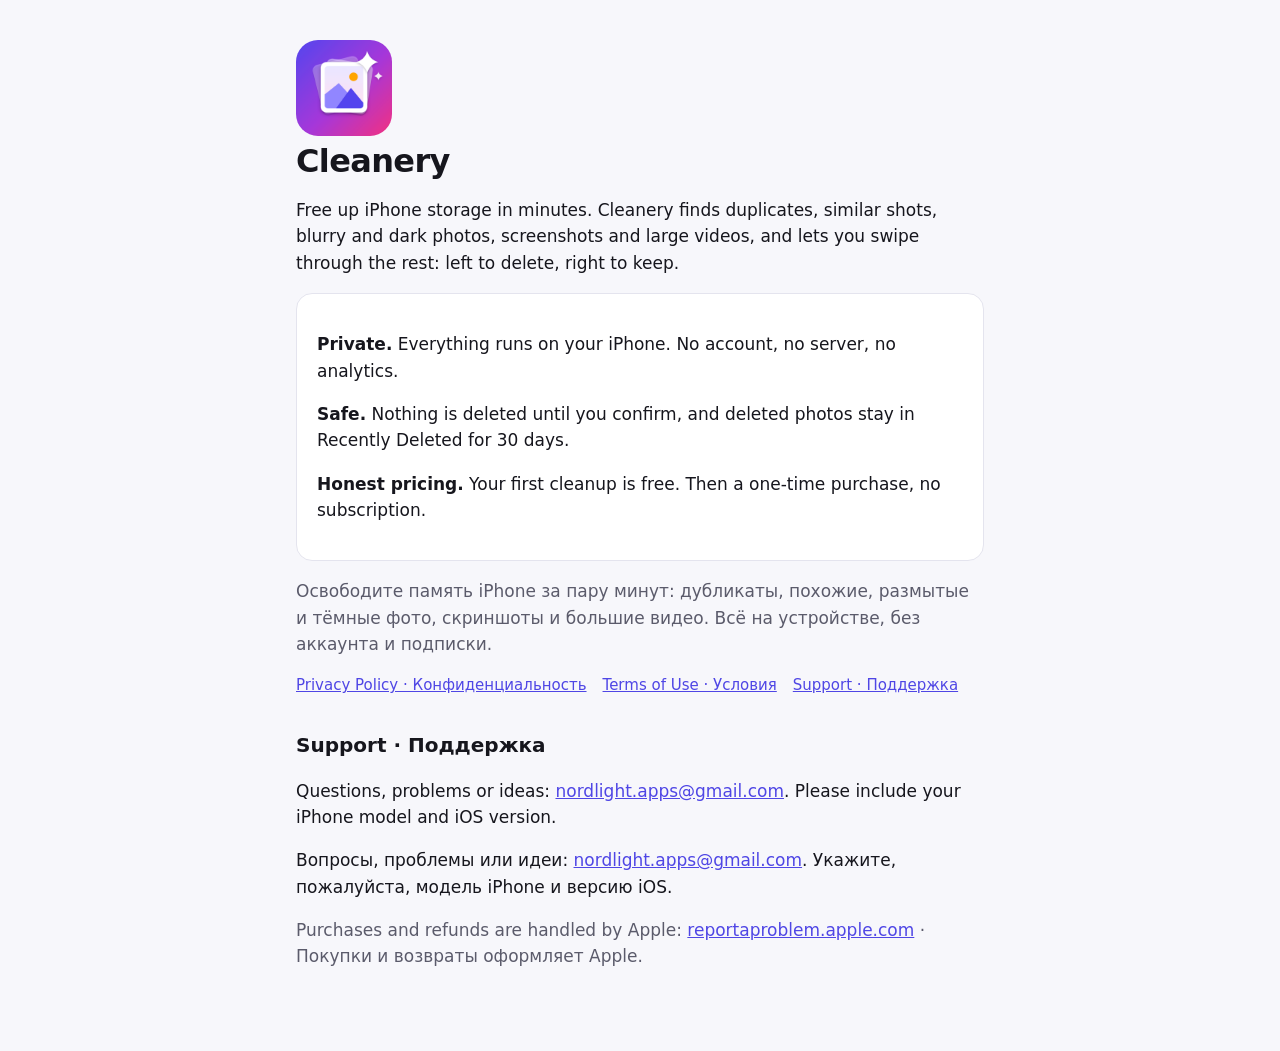
<file: index.html>
<!doctype html>
<html lang="en">
<head>
<meta charset="utf-8">
<meta name="viewport" content="width=device-width, initial-scale=1">
<title>Cleanery</title>
<meta name="description" content="Free up iPhone storage: find duplicates, similar, blurry and dark photos, screenshots and large videos. Everything stays on your device.">
<link rel="icon" href="icon.png">
<link rel="stylesheet" href="style.css">
</head>
<body>
<main>
<img class="icon" src="icon.png" alt="Cleanery icon">
<h1>Cleanery</h1>
<p>Free up iPhone storage in minutes. Cleanery finds duplicates, similar shots, blurry and dark photos, screenshots and large videos, and lets you swipe through the rest: left to delete, right to keep.</p>
<div class="card">
<p><strong>Private.</strong> Everything runs on your iPhone. No account, no server, no analytics.</p>
<p><strong>Safe.</strong> Nothing is deleted until you confirm, and deleted photos stay in Recently Deleted for 30 days.</p>
<p><strong>Honest pricing.</strong> Your first cleanup is free. Then a one-time purchase, no subscription.</p>
</div>
<p lang="ru" class="muted">Освободите память iPhone за пару минут: дубликаты, похожие, размытые и тёмные фото, скриншоты и большие видео. Всё на устройстве, без аккаунта и подписки.</p>
<nav><a href="privacy/">Privacy Policy · Конфиденциальность</a><a href="terms/">Terms of Use · Условия</a><a href="#support">Support · Поддержка</a></nav>
<h2 id="support">Support · Поддержка</h2>
<p>Questions, problems or ideas: <a href="mailto:nordlight.apps@gmail.com?subject=Cleanery%20support">nordlight.apps@gmail.com</a>. Please include your iPhone model and iOS version.</p>
<p lang="ru">Вопросы, проблемы или идеи: <a href="mailto:nordlight.apps@gmail.com?subject=Cleanery%20%E2%80%94%20%D0%BF%D0%BE%D0%B4%D0%B4%D0%B5%D1%80%D0%B6%D0%BA%D0%B0">nordlight.apps@gmail.com</a>. Укажите, пожалуйста, модель iPhone и версию iOS.</p>
<p class="muted">Purchases and refunds are handled by Apple: <a href="https://reportaproblem.apple.com">reportaproblem.apple.com</a> · Покупки и возвраты оформляет Apple.</p>
</main>
</body>
</html>
</file>
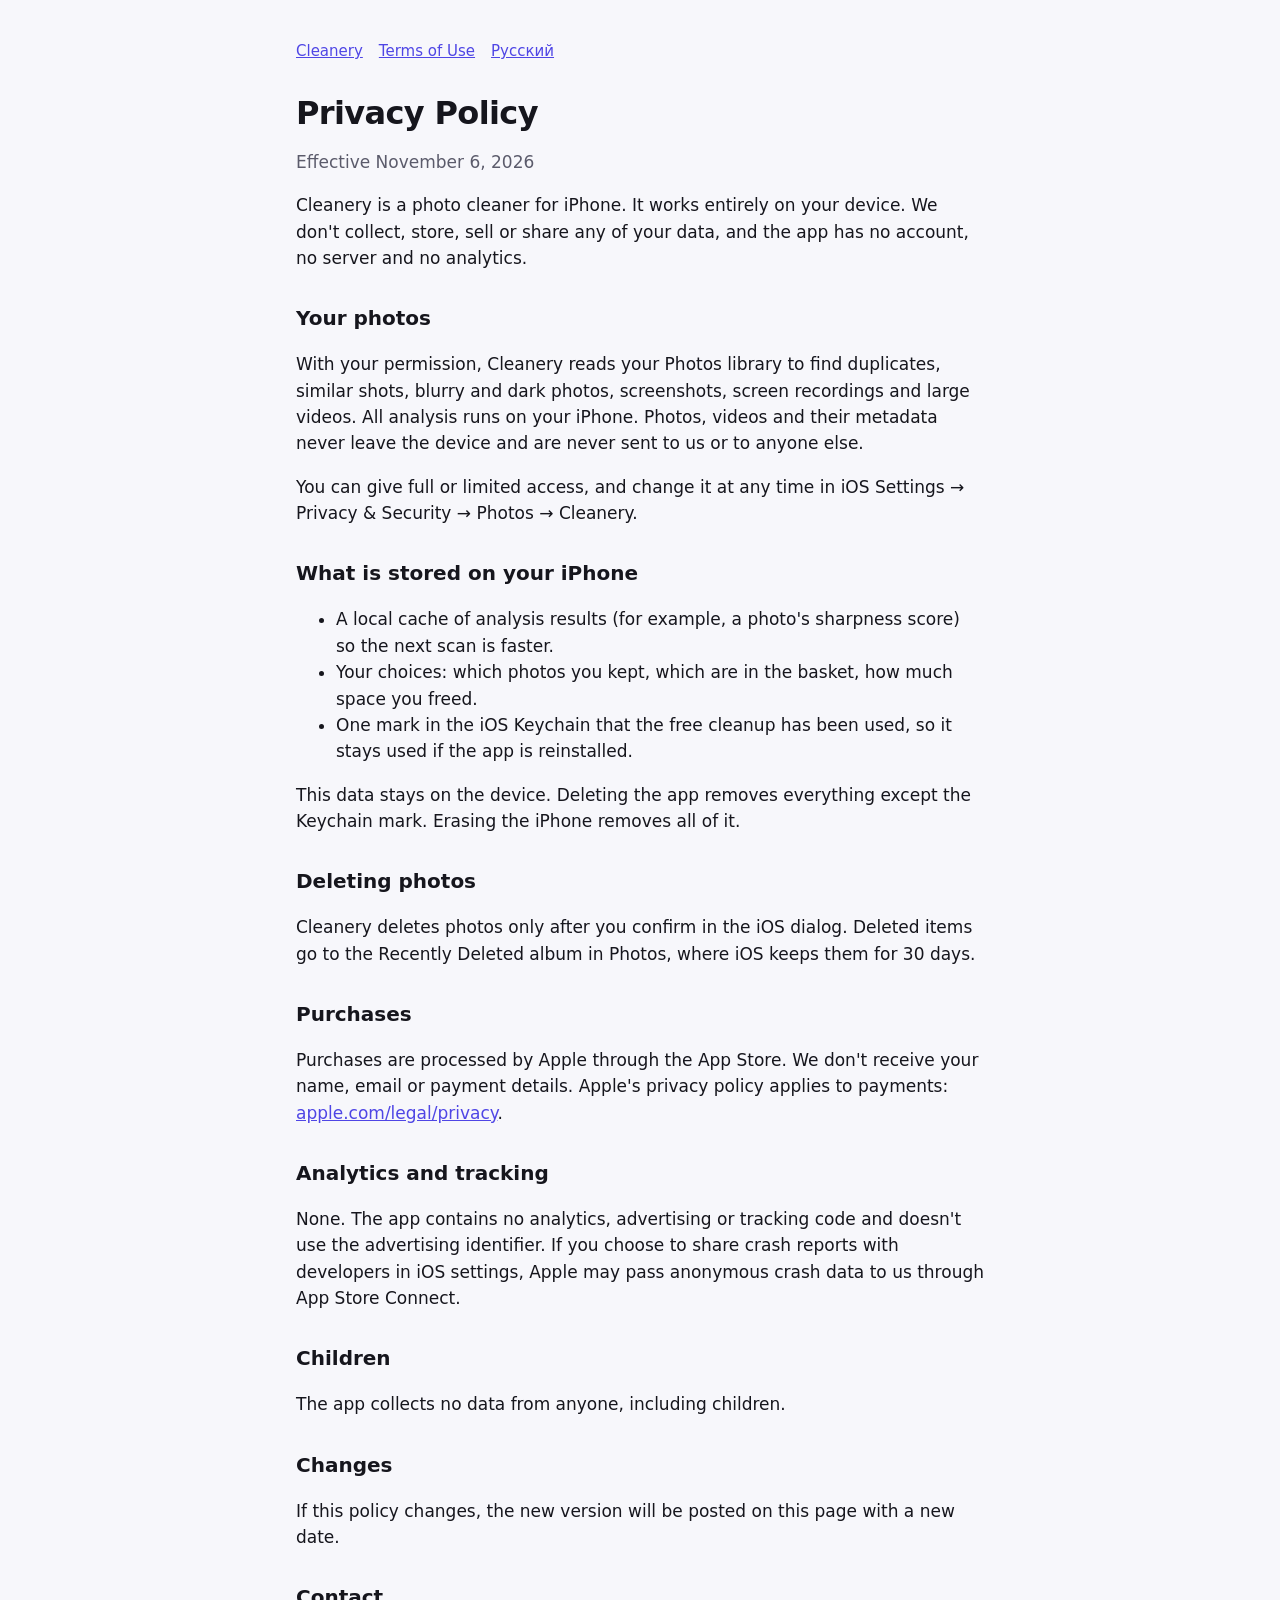
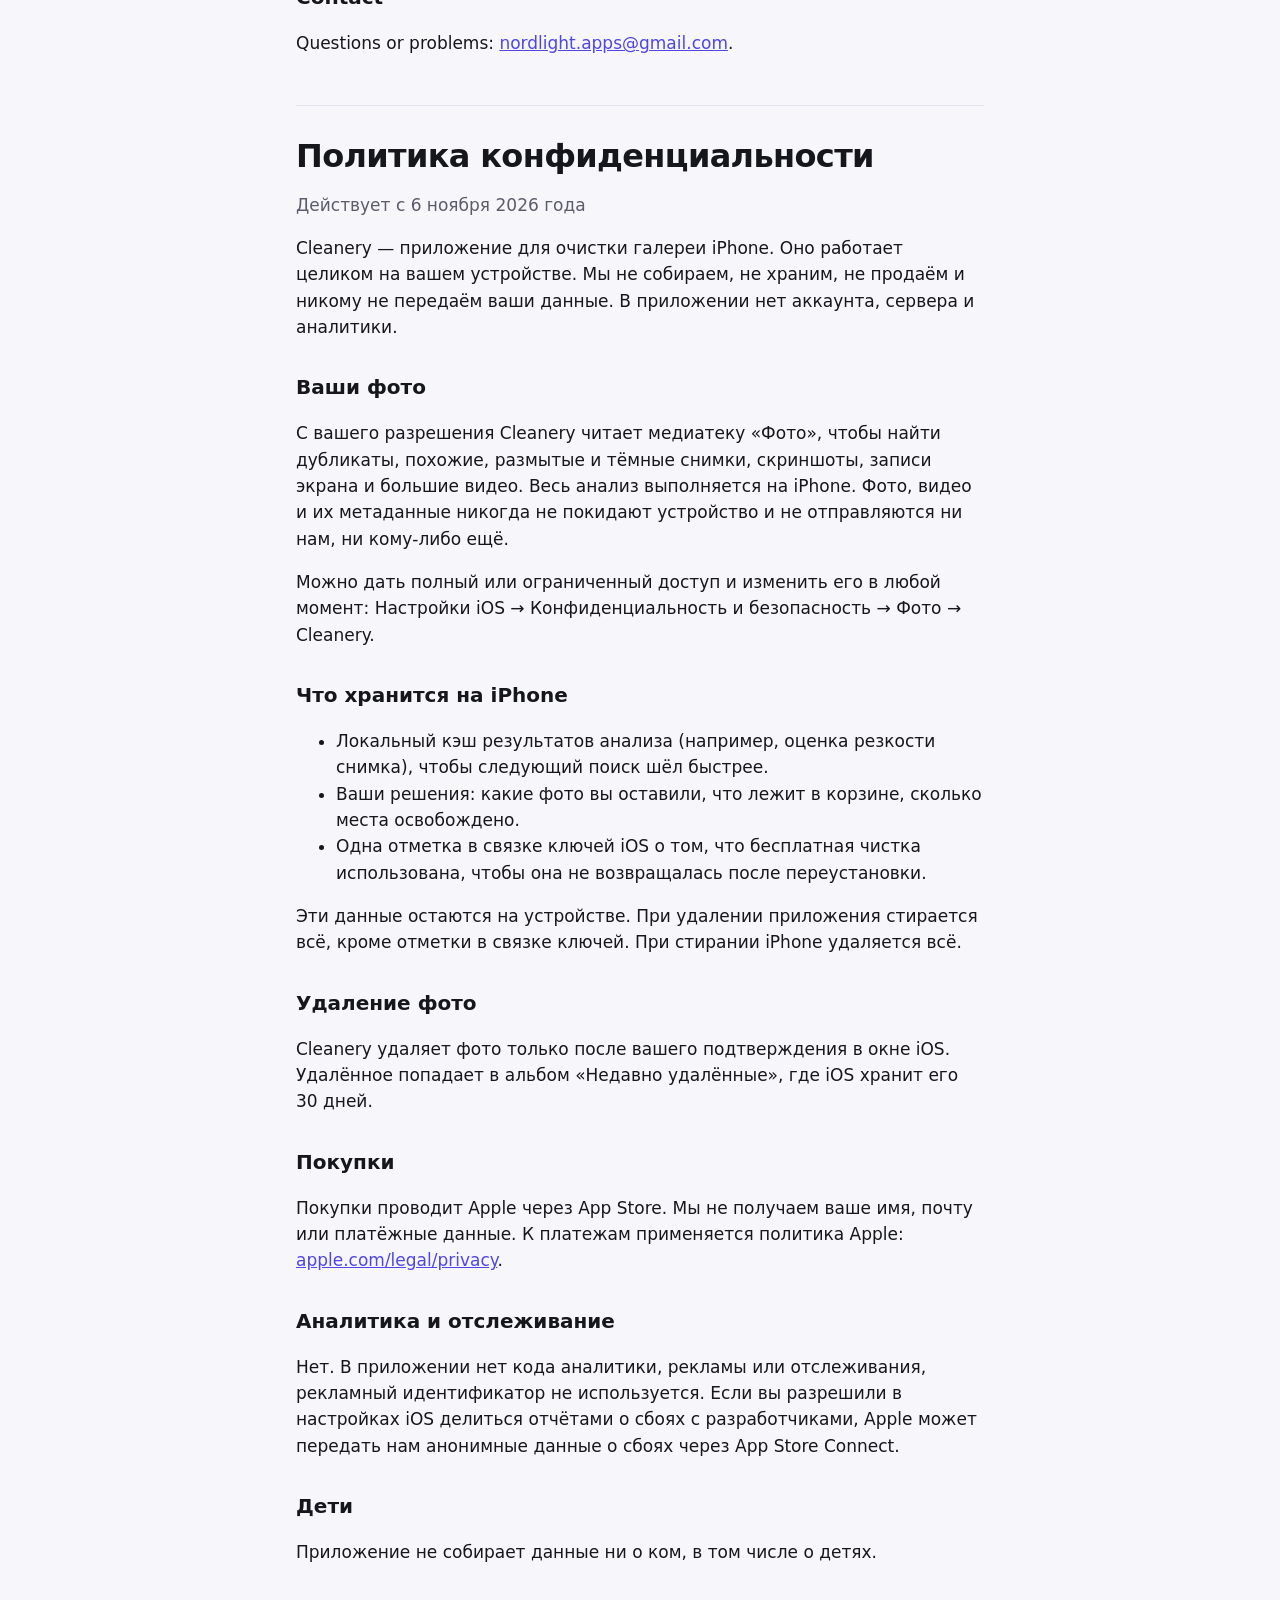
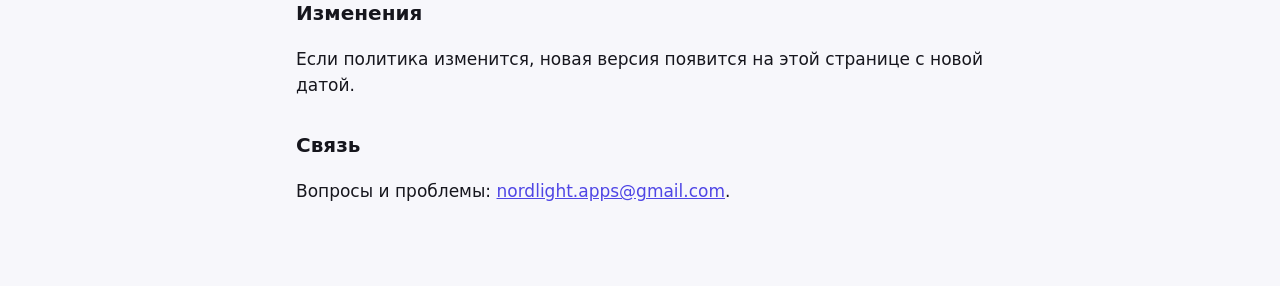
<file: privacy/index.html>
<!doctype html>
<html lang="en">
<head>
<meta charset="utf-8">
<meta name="viewport" content="width=device-width, initial-scale=1">
<title>Cleanery Privacy Policy</title>
<link rel="stylesheet" href="../style.css">
</head>
<body>
<main>
<nav><a href="../">Cleanery</a><a href="../terms/">Terms of Use</a><a href="#ru">Русский</a></nav>

<h1>Privacy Policy</h1>
<p class="muted">Effective November 6, 2026</p>

<p>Cleanery is a photo cleaner for iPhone. It works entirely on your device. We don't collect, store, sell or share any of your data, and the app has no account, no server and no analytics.</p>

<h2>Your photos</h2>
<p>With your permission, Cleanery reads your Photos library to find duplicates, similar shots, blurry and dark photos, screenshots, screen recordings and large videos. All analysis runs on your iPhone. Photos, videos and their metadata never leave the device and are never sent to us or to anyone else.</p>
<p>You can give full or limited access, and change it at any time in iOS Settings → Privacy &amp; Security → Photos → Cleanery.</p>

<h2>What is stored on your iPhone</h2>
<ul>
<li>A local cache of analysis results (for example, a photo's sharpness score) so the next scan is faster.</li>
<li>Your choices: which photos you kept, which are in the basket, how much space you freed.</li>
<li>One mark in the iOS Keychain that the free cleanup has been used, so it stays used if the app is reinstalled.</li>
</ul>
<p>This data stays on the device. Deleting the app removes everything except the Keychain mark. Erasing the iPhone removes all of it.</p>

<h2>Deleting photos</h2>
<p>Cleanery deletes photos only after you confirm in the iOS dialog. Deleted items go to the Recently Deleted album in Photos, where iOS keeps them for 30 days.</p>

<h2>Purchases</h2>
<p>Purchases are processed by Apple through the App Store. We don't receive your name, email or payment details. Apple's privacy policy applies to payments: <a href="https://www.apple.com/legal/privacy/">apple.com/legal/privacy</a>.</p>

<h2>Analytics and tracking</h2>
<p>None. The app contains no analytics, advertising or tracking code and doesn't use the advertising identifier. If you choose to share crash reports with developers in iOS settings, Apple may pass anonymous crash data to us through App Store Connect.</p>

<h2>Children</h2>
<p>The app collects no data from anyone, including children.</p>

<h2>Changes</h2>
<p>If this policy changes, the new version will be posted on this page with a new date.</p>

<h2>Contact</h2>
<p>Questions or problems: <a href="mailto:nordlight.apps@gmail.com?subject=Cleanery%20support">nordlight.apps@gmail.com</a>.</p>

<section class="lang" id="ru" lang="ru">
<h1>Политика конфиденциальности</h1>
<p class="muted">Действует с 6 ноября 2026 года</p>

<p>Cleanery — приложение для очистки галереи iPhone. Оно работает целиком на вашем устройстве. Мы не собираем, не храним, не продаём и никому не передаём ваши данные. В приложении нет аккаунта, сервера и аналитики.</p>

<h2>Ваши фото</h2>
<p>С вашего разрешения Cleanery читает медиатеку «Фото», чтобы найти дубликаты, похожие, размытые и тёмные снимки, скриншоты, записи экрана и большие видео. Весь анализ выполняется на iPhone. Фото, видео и их метаданные никогда не покидают устройство и не отправляются ни нам, ни кому-либо ещё.</p>
<p>Можно дать полный или ограниченный доступ и изменить его в любой момент: Настройки iOS → Конфиденциальность и безопасность → Фото → Cleanery.</p>

<h2>Что хранится на iPhone</h2>
<ul>
<li>Локальный кэш результатов анализа (например, оценка резкости снимка), чтобы следующий поиск шёл быстрее.</li>
<li>Ваши решения: какие фото вы оставили, что лежит в корзине, сколько места освобождено.</li>
<li>Одна отметка в связке ключей iOS о том, что бесплатная чистка использована, чтобы она не возвращалась после переустановки.</li>
</ul>
<p>Эти данные остаются на устройстве. При удалении приложения стирается всё, кроме отметки в связке ключей. При стирании iPhone удаляется всё.</p>

<h2>Удаление фото</h2>
<p>Cleanery удаляет фото только после вашего подтверждения в окне iOS. Удалённое попадает в альбом «Недавно удалённые», где iOS хранит его 30 дней.</p>

<h2>Покупки</h2>
<p>Покупки проводит Apple через App Store. Мы не получаем ваше имя, почту или платёжные данные. К платежам применяется политика Apple: <a href="https://www.apple.com/legal/privacy/ru/">apple.com/legal/privacy</a>.</p>

<h2>Аналитика и отслеживание</h2>
<p>Нет. В приложении нет кода аналитики, рекламы или отслеживания, рекламный идентификатор не используется. Если вы разрешили в настройках iOS делиться отчётами о сбоях с разработчиками, Apple может передать нам анонимные данные о сбоях через App Store Connect.</p>

<h2>Дети</h2>
<p>Приложение не собирает данные ни о ком, в том числе о детях.</p>

<h2>Изменения</h2>
<p>Если политика изменится, новая версия появится на этой странице с новой датой.</p>

<h2>Связь</h2>
<p>Вопросы и проблемы: <a href="mailto:nordlight.apps@gmail.com?subject=Cleanery%20%E2%80%94%20%D0%BF%D0%BE%D0%B4%D0%B4%D0%B5%D1%80%D0%B6%D0%BA%D0%B0">nordlight.apps@gmail.com</a>.</p>
</section>
</main>
</body>
</html>
</file>
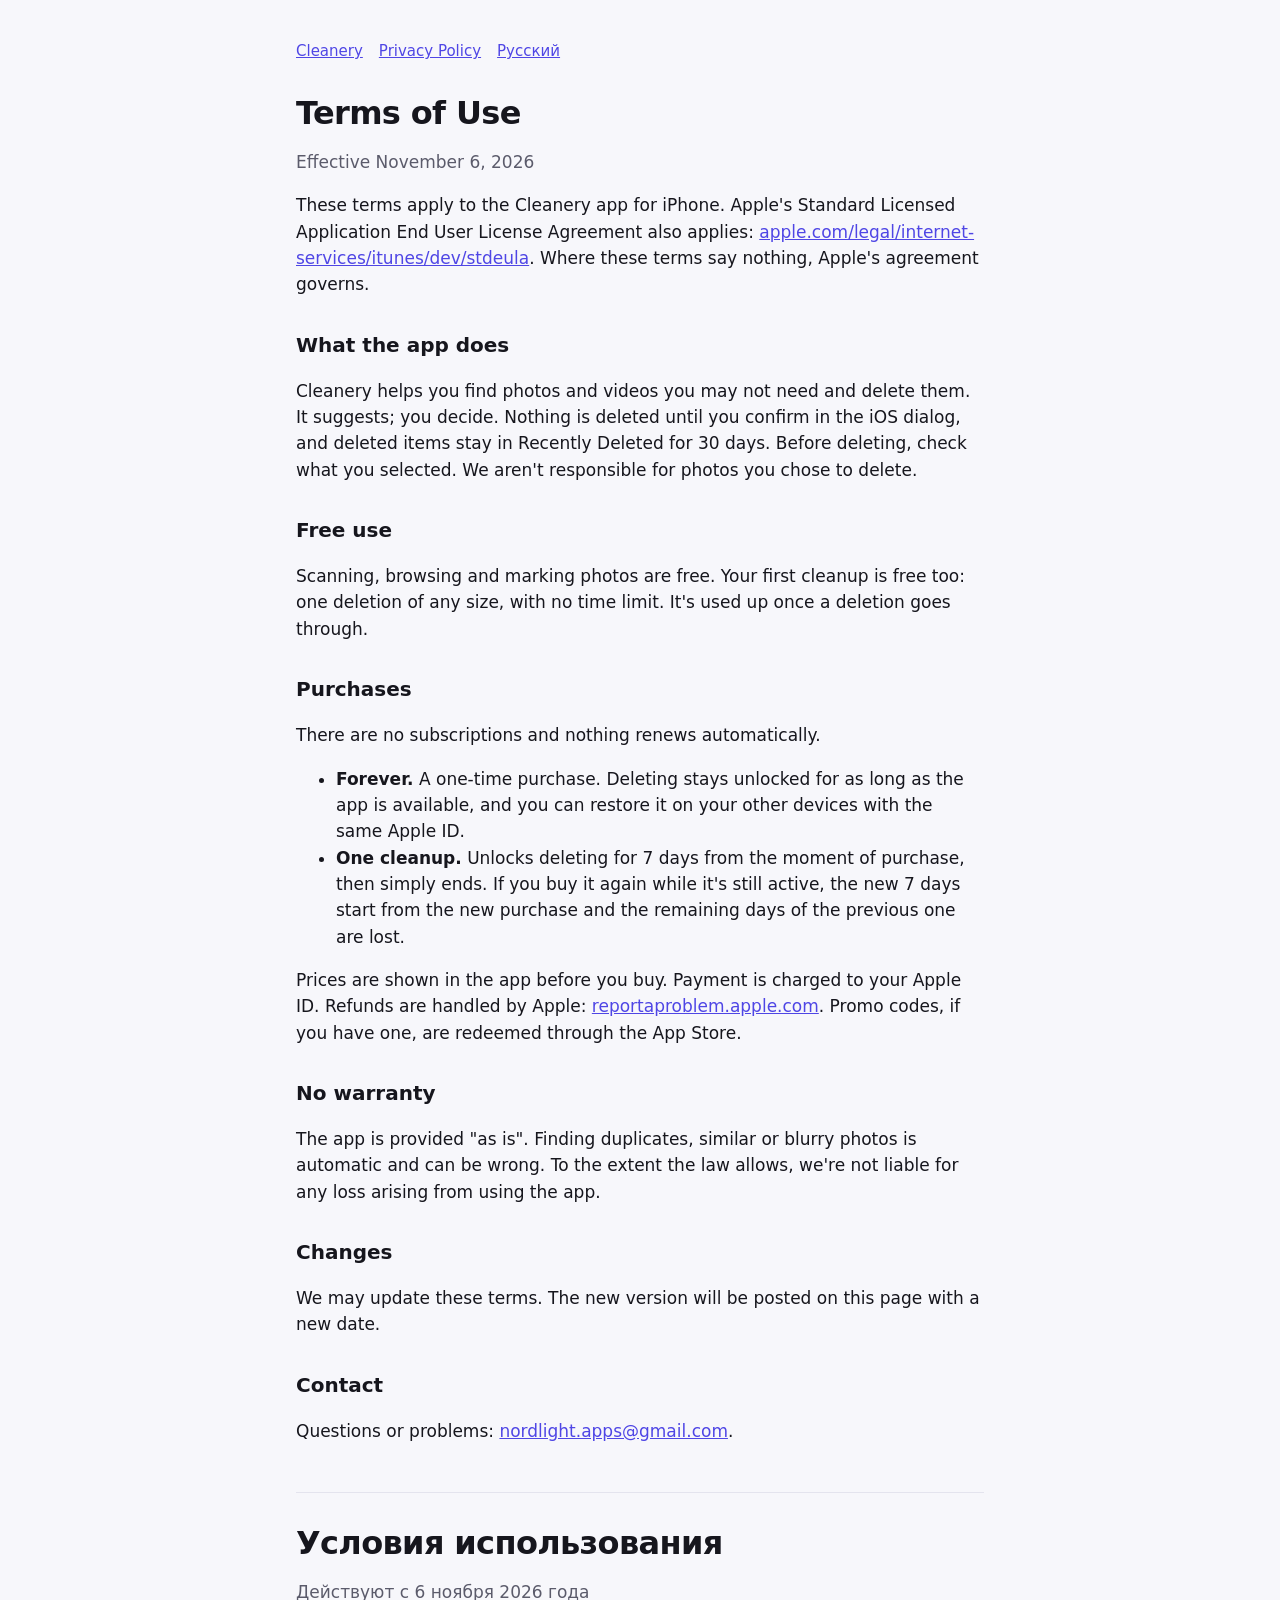
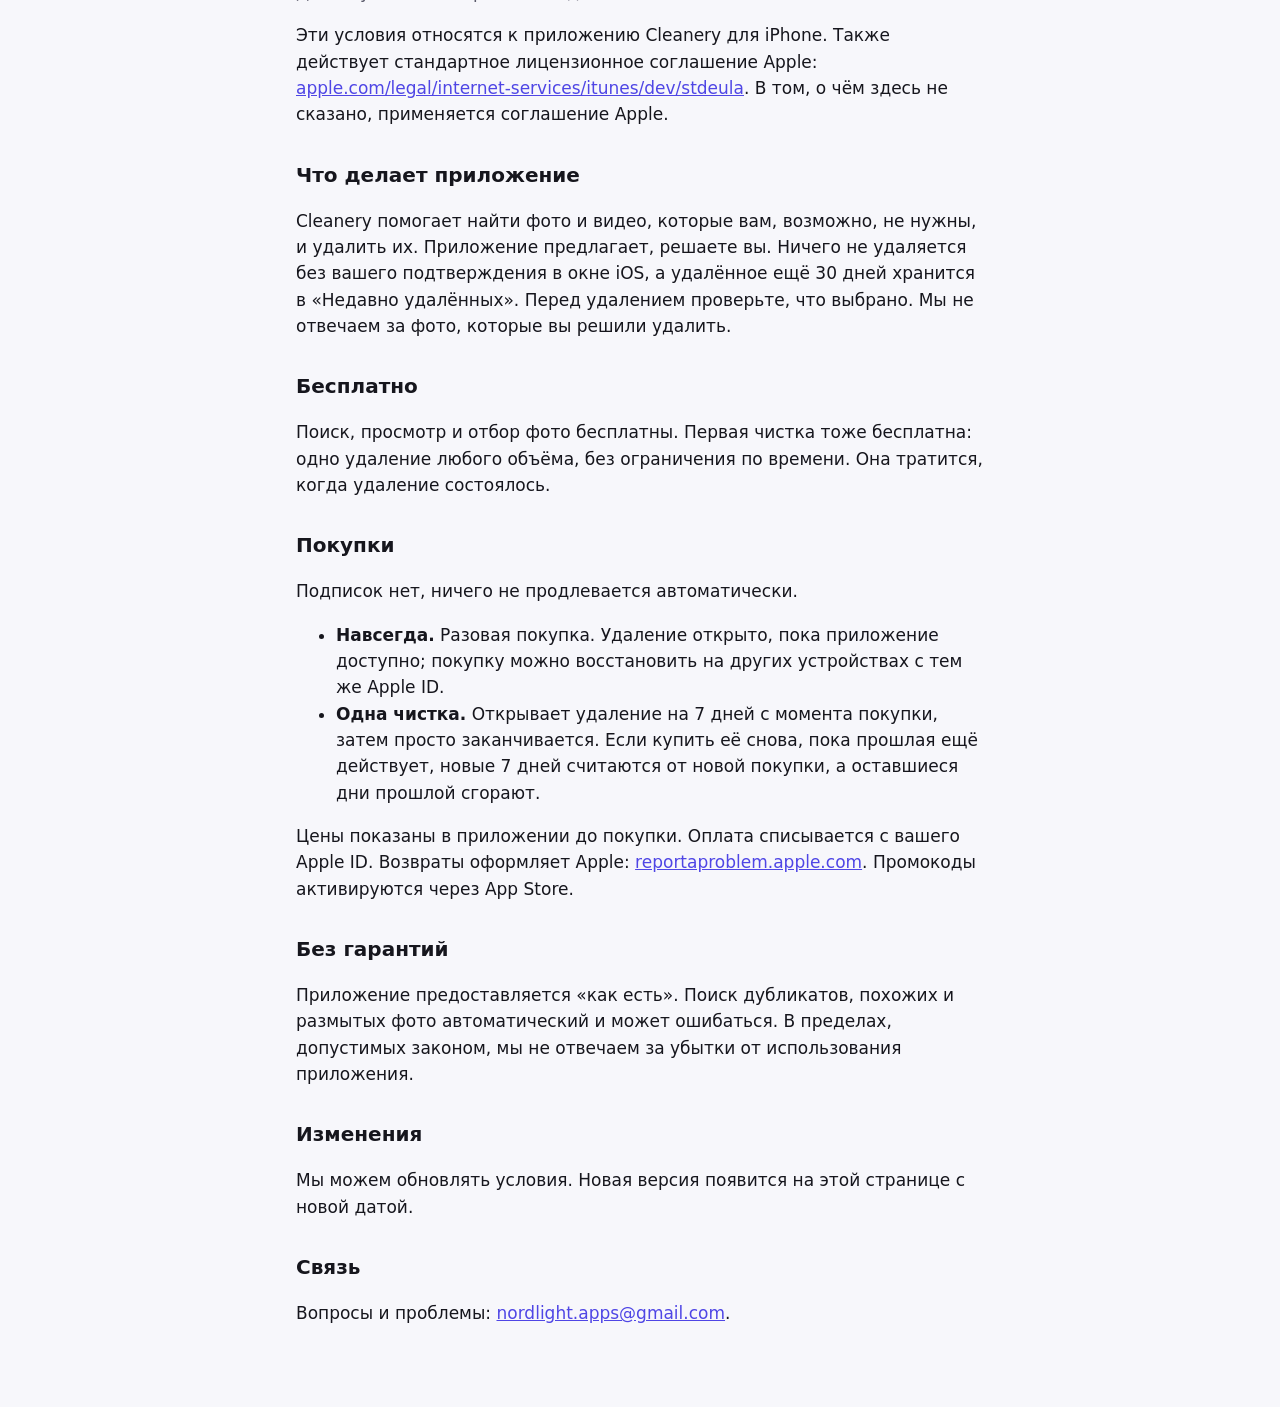
<file: terms/index.html>
<!doctype html>
<html lang="en">
<head>
<meta charset="utf-8">
<meta name="viewport" content="width=device-width, initial-scale=1">
<title>Cleanery Terms of Use</title>
<link rel="stylesheet" href="../style.css">
</head>
<body>
<main>
<nav><a href="../">Cleanery</a><a href="../privacy/">Privacy Policy</a><a href="#ru">Русский</a></nav>

<h1>Terms of Use</h1>
<p class="muted">Effective November 6, 2026</p>

<p>These terms apply to the Cleanery app for iPhone. Apple's Standard Licensed Application End User License Agreement also applies: <a href="https://www.apple.com/legal/internet-services/itunes/dev/stdeula/">apple.com/legal/internet-services/itunes/dev/stdeula</a>. Where these terms say nothing, Apple's agreement governs.</p>

<h2>What the app does</h2>
<p>Cleanery helps you find photos and videos you may not need and delete them. It suggests; you decide. Nothing is deleted until you confirm in the iOS dialog, and deleted items stay in Recently Deleted for 30 days. Before deleting, check what you selected. We aren't responsible for photos you chose to delete.</p>

<h2>Free use</h2>
<p>Scanning, browsing and marking photos are free. Your first cleanup is free too: one deletion of any size, with no time limit. It's used up once a deletion goes through.</p>

<h2>Purchases</h2>
<p>There are no subscriptions and nothing renews automatically.</p>
<ul>
<li><strong>Forever.</strong> A one-time purchase. Deleting stays unlocked for as long as the app is available, and you can restore it on your other devices with the same Apple ID.</li>
<li><strong>One cleanup.</strong> Unlocks deleting for 7 days from the moment of purchase, then simply ends. If you buy it again while it's still active, the new 7 days start from the new purchase and the remaining days of the previous one are lost.</li>
</ul>
<p>Prices are shown in the app before you buy. Payment is charged to your Apple ID. Refunds are handled by Apple: <a href="https://reportaproblem.apple.com">reportaproblem.apple.com</a>. Promo codes, if you have one, are redeemed through the App Store.</p>

<h2>No warranty</h2>
<p>The app is provided "as is". Finding duplicates, similar or blurry photos is automatic and can be wrong. To the extent the law allows, we're not liable for any loss arising from using the app.</p>

<h2>Changes</h2>
<p>We may update these terms. The new version will be posted on this page with a new date.</p>

<h2>Contact</h2>
<p>Questions or problems: <a href="mailto:nordlight.apps@gmail.com?subject=Cleanery%20support">nordlight.apps@gmail.com</a>.</p>

<section class="lang" id="ru" lang="ru">
<h1>Условия использования</h1>
<p class="muted">Действуют с 6 ноября 2026 года</p>

<p>Эти условия относятся к приложению Cleanery для iPhone. Также действует стандартное лицензионное соглашение Apple: <a href="https://www.apple.com/legal/internet-services/itunes/dev/stdeula/">apple.com/legal/internet-services/itunes/dev/stdeula</a>. В том, о чём здесь не сказано, применяется соглашение Apple.</p>

<h2>Что делает приложение</h2>
<p>Cleanery помогает найти фото и видео, которые вам, возможно, не нужны, и удалить их. Приложение предлагает, решаете вы. Ничего не удаляется без вашего подтверждения в окне iOS, а удалённое ещё 30 дней хранится в «Недавно удалённых». Перед удалением проверьте, что выбрано. Мы не отвечаем за фото, которые вы решили удалить.</p>

<h2>Бесплатно</h2>
<p>Поиск, просмотр и отбор фото бесплатны. Первая чистка тоже бесплатна: одно удаление любого объёма, без ограничения по времени. Она тратится, когда удаление состоялось.</p>

<h2>Покупки</h2>
<p>Подписок нет, ничего не продлевается автоматически.</p>
<ul>
<li><strong>Навсегда.</strong> Разовая покупка. Удаление открыто, пока приложение доступно; покупку можно восстановить на других устройствах с тем же Apple ID.</li>
<li><strong>Одна чистка.</strong> Открывает удаление на 7 дней с момента покупки, затем просто заканчивается. Если купить её снова, пока прошлая ещё действует, новые 7 дней считаются от новой покупки, а оставшиеся дни прошлой сгорают.</li>
</ul>
<p>Цены показаны в приложении до покупки. Оплата списывается с вашего Apple ID. Возвраты оформляет Apple: <a href="https://reportaproblem.apple.com">reportaproblem.apple.com</a>. Промокоды активируются через App Store.</p>

<h2>Без гарантий</h2>
<p>Приложение предоставляется «как есть». Поиск дубликатов, похожих и размытых фото автоматический и может ошибаться. В пределах, допустимых законом, мы не отвечаем за убытки от использования приложения.</p>

<h2>Изменения</h2>
<p>Мы можем обновлять условия. Новая версия появится на этой странице с новой датой.</p>

<h2>Связь</h2>
<p>Вопросы и проблемы: <a href="mailto:nordlight.apps@gmail.com?subject=Cleanery%20%E2%80%94%20%D0%BF%D0%BE%D0%B4%D0%B4%D0%B5%D1%80%D0%B6%D0%BA%D0%B0">nordlight.apps@gmail.com</a>.</p>
</section>
</main>
</body>
</html>
</file>
<file: style.css>
:root{--bg:#f7f7fb;--text:#16161d;--muted:#5b5b6b;--accent:#4F46E5;--card:#fff;--line:#e4e4ee}
@media (prefers-color-scheme:dark){:root{--bg:#0e0e14;--text:#f2f2f7;--muted:#a3a3b5;--accent:#8b84ff;--card:#17171f;--line:#2a2a36}}
*{box-sizing:border-box}
body{margin:0;background:var(--bg);color:var(--text);font:17px/1.55 -apple-system,BlinkMacSystemFont,"Segoe UI",system-ui,sans-serif}
main{max-width:720px;margin:0 auto;padding:40px 16px 64px}
h1{font-size:2rem;line-height:1.15;letter-spacing:-.02em;margin:0 0 8px}
h2{font-size:1.25rem;margin:32px 0 8px}
p,li{color:var(--text)}
.muted{color:var(--muted)}
a{color:var(--accent)}
nav{display:flex;gap:16px;flex-wrap:wrap;margin-bottom:32px;font-size:15px}
.lang{border-top:1px solid var(--line);margin-top:48px;padding-top:32px}
.card{background:var(--card);border:1px solid var(--line);border-radius:16px;padding:20px;margin:16px 0}
img.icon{width:96px;height:96px;border-radius:22px}
</file>
